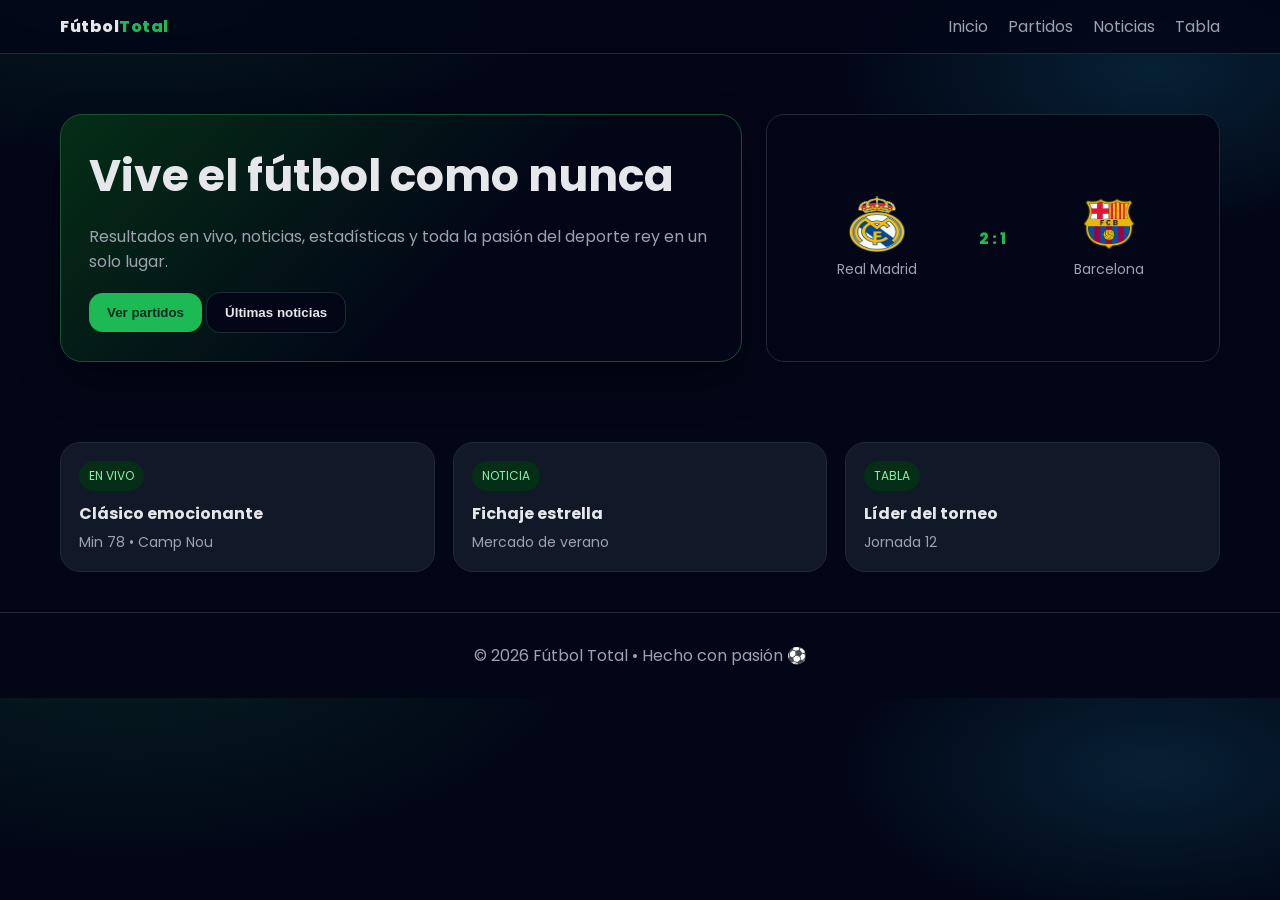
<file: index.html>
<!DOCTYPE html>
<html lang="es">
<head>
  <meta charset="UTF-8" />
  <meta name="viewport" content="width=device-width, initial-scale=1.0" />
  <title>Fútbol Total</title>
  <link rel="preconnect" href="https://fonts.googleapis.com">
  <link rel="preconnect" href="https://fonts.gstatic.com" crossorigin>
  <link href="https://fonts.googleapis.com/css2?family=Poppins:wght@300;400;600;800&display=swap" rel="stylesheet">
  <link rel="icon" href="https://cdn-icons-png.flaticon.com/512/53/53283.png">
  <link rel="stylesheet" href="styleI.css">
</head>
<body>
  <header>
    <div class="nav">
      <div class="logo">Fútbol<span>Total</span></div>
      <nav>
        <a href="index.html">Inicio</a>
        <a href="partidos.html">Partidos</a>
        <a href="noticias.html">Noticias</a>
        <a href="tabla.html">Tabla</a>
      </nav>
    </div>
  </header>

  <section class="hero">
    <div class="hero-card">
      <h1>Vive el fútbol como nunca</h1>
      <p>Resultados en vivo, noticias, estadísticas y toda la pasión del deporte rey en un solo lugar.</p>
      <div class="cta">
        <a href="pvivo.html"> <button class="btn" onclick="alerta()">Ver partidos</button></a>
        <button class="btn secondary" onclick="window.location.href='noticias.html'">Últimas noticias</button>
      </div>
    </div>
    <div class="score">
      <div class="team">
        <img src="Real_Madrid_CF.svg.png" alt="Equipo A">
        <div class="meta">Real Madrid</div>
      </div>
      <div class="vs" id="marcador">2 : 1</div>
      <div class="team">
        <img src="83.png" alt="Equipo B">
        <div class="meta">Barcelona</div>
      </div>
    </div>
  </section>

  <section class="section">
    <div class="grid" >
      <div class="card" onclick="window.location.href='clasicoE.html'">
        <span class="badge">EN VIVO</span>
        <div class="title">Clásico emocionante</div>
        <div class="meta">Min 78 • Camp Nou</div>
      </div>
      <div class="card" onclick="window.location.href='fichajes.html'">
        <span class="badge">NOTICIA</span>
        <div class="title">Fichaje estrella</div>
        <div class="meta">Mercado de verano</div>
      </div>
      <div class="card" onclick="window.location.href='tabla.html'">
        <span class="badge">TABLA</span>
        <div class="title">Líder del torneo</div>
        <div class="meta">Jornada 12</div>
      </div>
    </div>
  </section>

  <footer>
    © 2026 Fútbol Total • Hecho con pasión ⚽
  </footer>

  <script src="scriptI.js"></script>
</body>
</html>
</file>
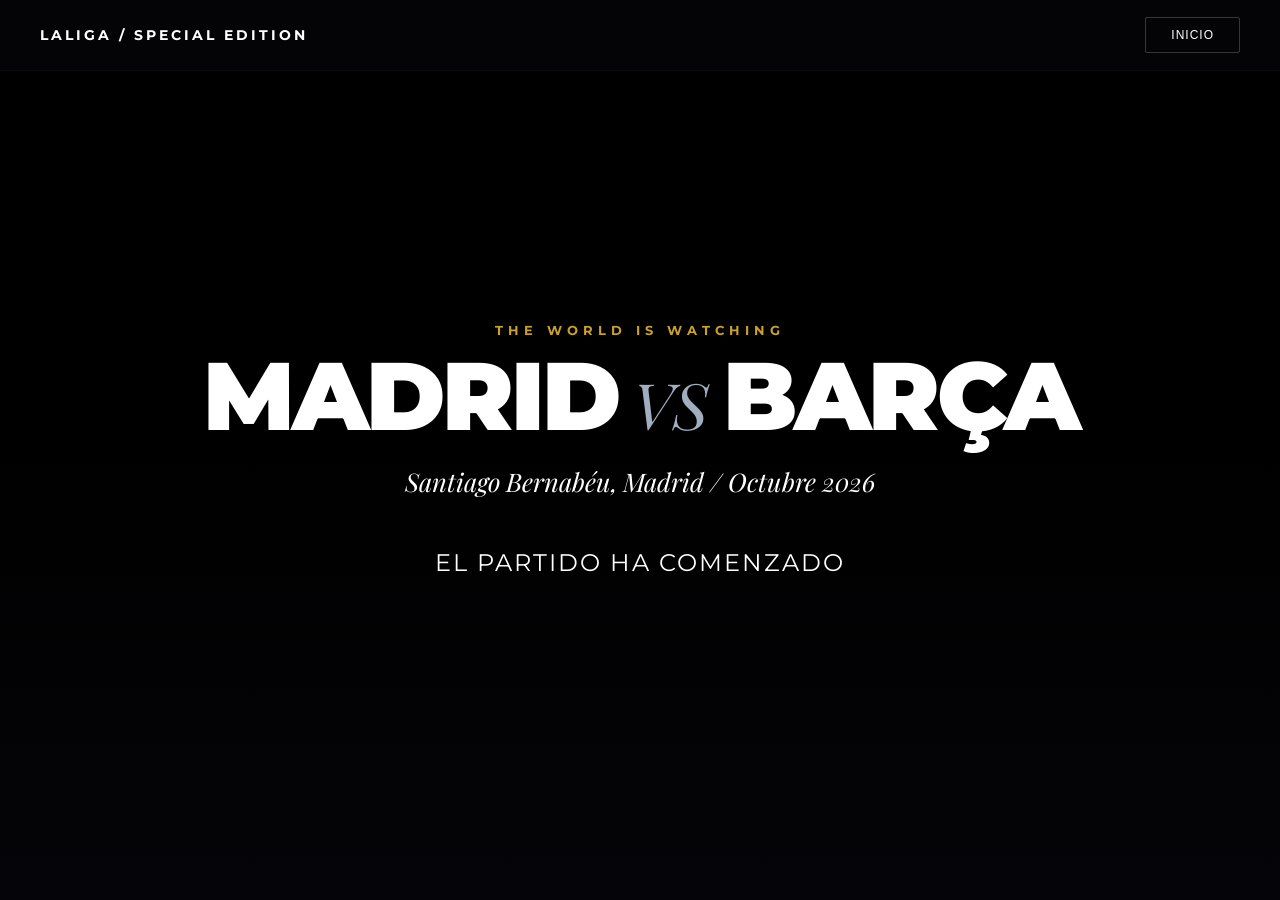
<file: clasicoE.html>
<!DOCTYPE html>
<html lang="es">
<head>
    <meta charset="UTF-8">
    <meta name="viewport" content="width=device-width, initial-scale=1.0">
    <title>El Clásico | The Unrivaled Match | October 2026</title>
    <link href="https://fonts.googleapis.com/css2?family=Montserrat:wght@300;400;700;900&family=Playfair+Display:ital,wght@1,400;1,700&display=swap" rel="stylesheet">
    <link rel="icon" href="https://cdn-icons-png.flaticon.com/512/53/53283.png">
    <link rel="stylesheet" href="styleC.css">
    
</head>
<body>

<nav>
    <div class="nav-container">
        <div class="brand">LaLiga / Special Edition</div>
        <a href="index.html"><button class="btn-inicio" onclick="window.scrollTo({top:0, behavior:'smooth'})">Inicio</button></a>
    </div>
</nav>

<section class="match-hero">
    <div class="background-split">
        <div class="bg-side madrid-bg"></div>
        <div class="bg-side barca-bg"></div>
    </div>
    <div class="overlay-gradient"></div>

    <div class="main-content">
        <div class="supra-title">The World is Watching</div>
        <h1 class="match-title">
            Madrid<span class="vs">vs</span>Barça
        </h1>
        <p class="venue-info">Santiago Bernabéu, Madrid / Octubre 2026</p>

        <div class="countdown" id="timer">
            <div class="time-box">
                <span id="days">00</span>
                <label>Días</label>
            </div>
            <div class="separator">/</div>
            <div class="time-box">
                <span id="hours">00</span>
                <label>Horas</label>
            </div>
            <div class="separator">/</div>
            <div class="time-box">
                <span id="minutes">00</span>
                <label>Minutos</label>
            </div>
            <div class="separator">/</div>
            <div class="time-box">
                <span id="seconds">00</span>
                <label>Segundos</label>
            </div>
        </div>
    </div>
</section>
   <script src="scriptC.js"></script>
</body>
</html>
</file>
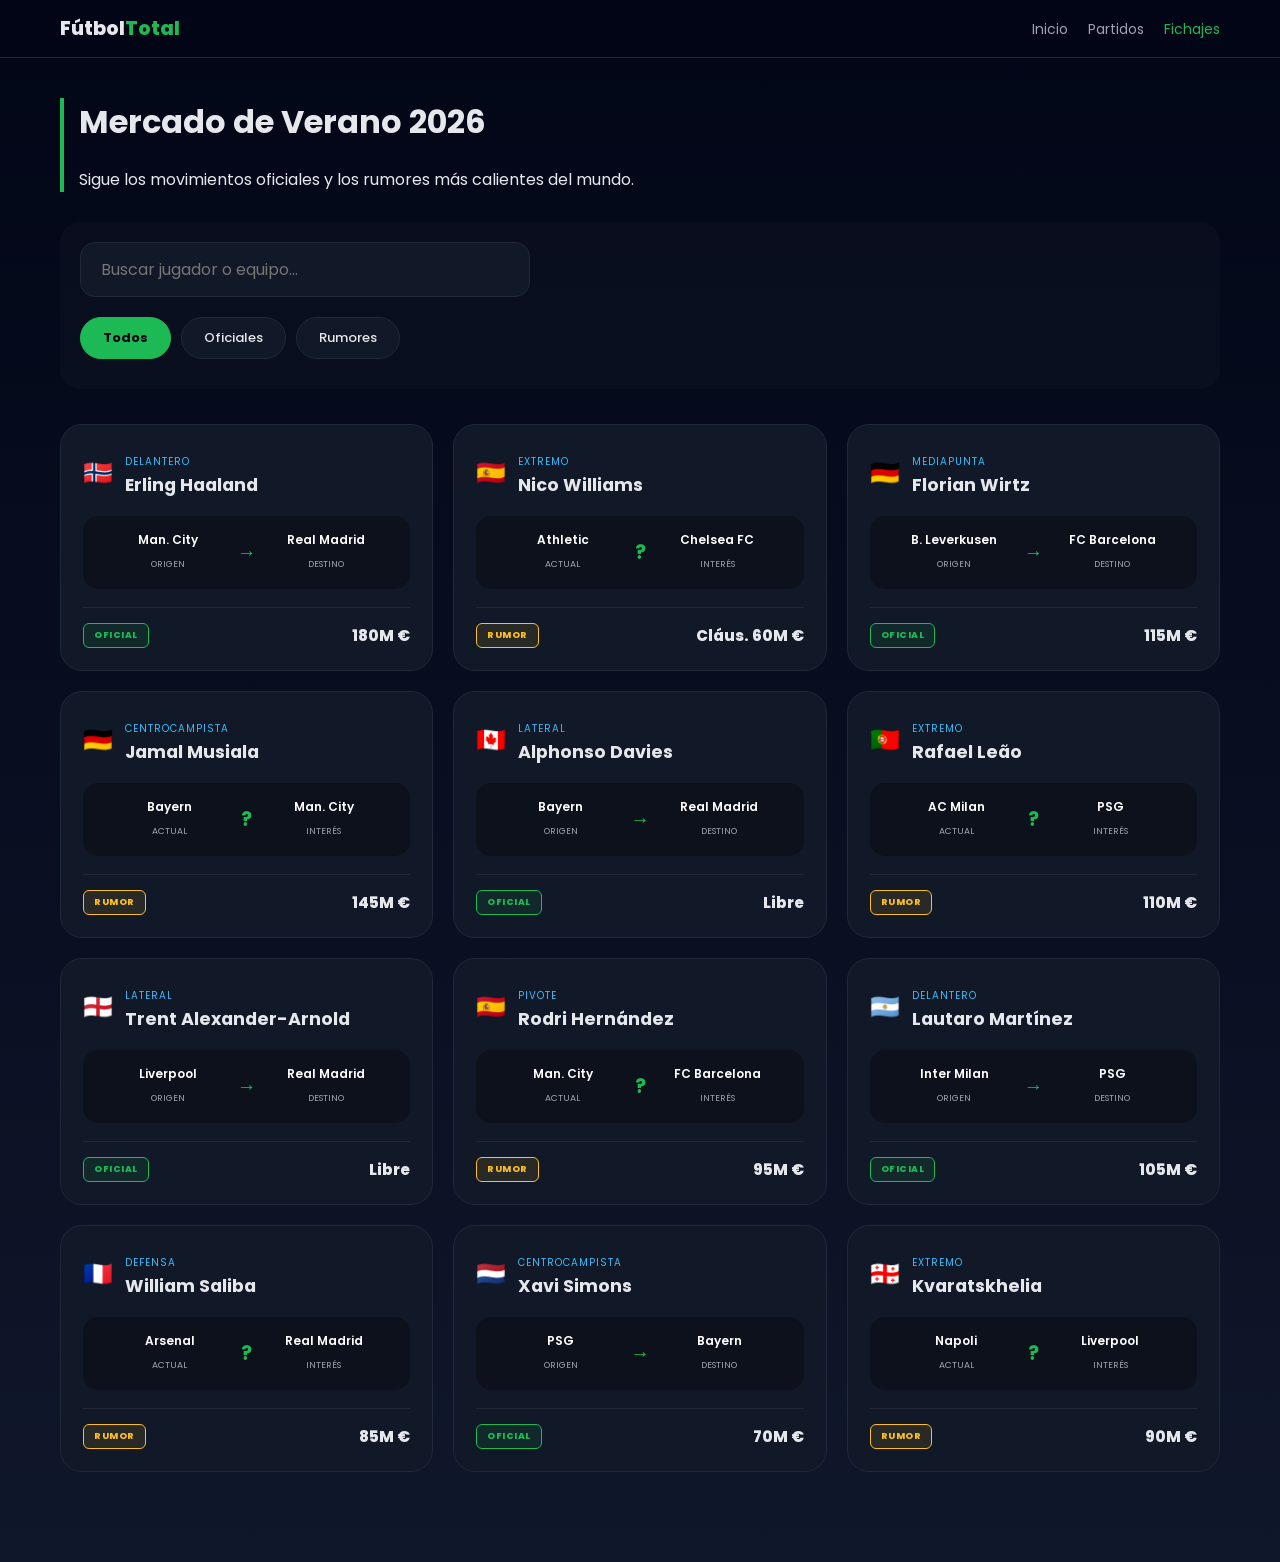
<file: fichajes.html>
<!DOCTYPE html>
<html lang="es">
<head>
  <meta charset="UTF-8" />
  <meta name="viewport" content="width=device-width, initial-scale=1.0" />
  <title>Mercado 2026 | Fútbol Total</title>
  <link rel="preconnect" href="https://fonts.googleapis.com">
  <link rel="preconnect" href="https://fonts.gstatic.com" crossorigin>
  <link href="https://fonts.googleapis.com/css2?family=Poppins:wght@300;400;600;800&display=swap" rel="stylesheet">
  <link rel="icon" href="https://cdn-icons-png.flaticon.com/512/53/53283.png">
  <link rel="stylesheet" href="styleF.css">

</head>
<body>

  <header>
    <div class="nav">
      <div class="logo" onclick="window.location.href='index.html'">Fútbol<span>Total</span></div>
      <nav>
        <a href="index.html">Inicio</a>
        <a href="partidos.html">Partidos</a>
        <a href="fichajes.html" style="color:var(--green)">Fichajes</a>
      </nav>
    </div>
  </header>

  <main class="container">
    <div class="header-section">
      <h1>Mercado de Verano 2026</h1>
      <p>Sigue los movimientos oficiales y los rumores más calientes del mundo.</p>
    </div>

    <div class="controls-wrapper">
      <input type="text" id="playerSearch" class="search-box" placeholder="Buscar jugador o equipo..." onkeyup="filterEverything()">
      
      <div class="filters" id="filterContainer">
        <div class="filter-pill active" onclick="setFilter('todos', this)">Todos</div>
        <div class="filter-pill" onclick="setFilter('oficial', this)">Oficiales</div>
        <div class="filter-pill" onclick="setFilter('rumor', this)">Rumores</div>
      </div>
    </div>

    <div class="transfer-grid" id="transferGrid">
      
      <div class="transfer-card" data-status="oficial">
        <div class="player-header">
          <span style="font-size:24px">🇳🇴</span>
          <div><span class="player-pos">Delantero</span><span class="player-name">Erling Haaland</span></div>
        </div>
        <div class="deal-flow">
          <div class="club-box"><span class="club-name">Man. City</span><span class="club-label">Origen</span></div>
          <div class="arrow">→</div>
          <div class="club-box"><span class="club-name">Real Madrid</span><span class="club-label">Destino</span></div>
        </div>
        <div class="card-footer">
          <span class="status-tag status-oficial">OFICIAL</span>
          <span class="price">180M €</span>
        </div>
      </div>

      <div class="transfer-card" data-status="rumor">
        <div class="player-header">
          <span style="font-size:24px">🇪🇸</span>
          <div><span class="player-pos">Extremo</span><span class="player-name">Nico Williams</span></div>
        </div>
        <div class="deal-flow">
          <div class="club-box"><span class="club-name">Athletic</span><span class="club-label">Actual</span></div>
          <div class="arrow">?</div>
          <div class="club-box"><span class="club-name">Chelsea FC</span><span class="club-label">Interés</span></div>
        </div>
        <div class="card-footer">
          <span class="status-tag status-rumor">RUMOR</span>
          <span class="price">Cláus. 60M €</span>
        </div>
      </div>

      <div class="transfer-card" data-status="oficial">
        <div class="player-header">
          <span style="font-size:24px">🇩🇪</span>
          <div><span class="player-pos">Mediapunta</span><span class="player-name">Florian Wirtz</span></div>
        </div>
        <div class="deal-flow">
          <div class="club-box"><span class="club-name">B. Leverkusen</span><span class="club-label">Origen</span></div>
          <div class="arrow">→</div>
          <div class="club-box"><span class="club-name">FC Barcelona</span><span class="club-label">Destino</span></div>
        </div>
        <div class="card-footer">
          <span class="status-tag status-oficial">OFICIAL</span>
          <span class="price">115M €</span>
        </div>
      </div>

      <div class="transfer-card" data-status="rumor">
        <div class="player-header">
          <span style="font-size:24px">🇩🇪</span>
          <div><span class="player-pos">Centrocampista</span><span class="player-name">Jamal Musiala</span></div>
        </div>
        <div class="deal-flow">
          <div class="club-box"><span class="club-name">Bayern</span><span class="club-label">Actual</span></div>
          <div class="arrow">?</div>
          <div class="club-box"><span class="club-name">Man. City</span><span class="club-label">Interés</span></div>
        </div>
        <div class="card-footer">
          <span class="status-tag status-rumor">RUMOR</span>
          <span class="price">145M €</span>
        </div>
      </div>

      <div class="transfer-card" data-status="oficial">
        <div class="player-header">
          <span style="font-size:24px">🇨🇦</span>
          <div><span class="player-pos">Lateral</span><span class="player-name">Alphonso Davies</span></div>
        </div>
        <div class="deal-flow">
          <div class="club-box"><span class="club-name">Bayern</span><span class="club-label">Origen</span></div>
          <div class="arrow">→</div>
          <div class="club-box"><span class="club-name">Real Madrid</span><span class="club-label">Destino</span></div>
        </div>
        <div class="card-footer">
          <span class="status-tag status-oficial">OFICIAL</span>
          <span class="price">Libre</span>
        </div>
      </div>

      <div class="transfer-card" data-status="rumor">
        <div class="player-header">
          <span style="font-size:24px">🇵🇹</span>
          <div><span class="player-pos">Extremo</span><span class="player-name">Rafael Leão</span></div>
        </div>
        <div class="deal-flow">
          <div class="club-box"><span class="club-name">AC Milan</span><span class="club-label">Actual</span></div>
          <div class="arrow">?</div>
          <div class="club-box"><span class="club-name">PSG</span><span class="club-label">Interés</span></div>
        </div>
        <div class="card-footer">
          <span class="status-tag status-rumor">RUMOR</span>
          <span class="price">110M €</span>
        </div>
      </div>

      <div class="transfer-card" data-status="oficial">
        <div class="player-header">
          <span style="font-size:24px">🏴󠁧󠁢󠁥󠁮󠁧󠁿</span>
          <div><span class="player-pos">Lateral</span><span class="player-name">Trent Alexander-Arnold</span></div>
        </div>
        <div class="deal-flow">
          <div class="club-box"><span class="club-name">Liverpool</span><span class="club-label">Origen</span></div>
          <div class="arrow">→</div>
          <div class="club-box"><span class="club-name">Real Madrid</span><span class="club-label">Destino</span></div>
        </div>
        <div class="card-footer">
          <span class="status-tag status-oficial">OFICIAL</span>
          <span class="price">Libre</span>
        </div>
      </div>

      <div class="transfer-card" data-status="rumor">
        <div class="player-header">
          <span style="font-size:24px">🇪🇸</span>
          <div><span class="player-pos">Pivote</span><span class="player-name">Rodri Hernández</span></div>
        </div>
        <div class="deal-flow">
          <div class="club-box"><span class="club-name">Man. City</span><span class="club-label">Actual</span></div>
          <div class="arrow">?</div>
          <div class="club-box"><span class="club-name">FC Barcelona</span><span class="club-label">Interés</span></div>
        </div>
        <div class="card-footer">
          <span class="status-tag status-rumor">RUMOR</span>
          <span class="price">95M €</span>
        </div>
      </div>

      <div class="transfer-card" data-status="oficial">
        <div class="player-header">
          <span style="font-size:24px">🇦🇷</span>
          <div><span class="player-pos">Delantero</span><span class="player-name">Lautaro Martínez</span></div>
        </div>
        <div class="deal-flow">
          <div class="club-box"><span class="club-name">Inter Milan</span><span class="club-label">Origen</span></div>
          <div class="arrow">→</div>
          <div class="club-box"><span class="club-name">PSG</span><span class="club-label">Destino</span></div>
        </div>
        <div class="card-footer">
          <span class="status-tag status-oficial">OFICIAL</span>
          <span class="price">105M €</span>
        </div>
      </div>

      <div class="transfer-card" data-status="rumor">
        <div class="player-header">
          <span style="font-size:24px">🇫🇷</span>
          <div><span class="player-pos">Defensa</span><span class="player-name">William Saliba</span></div>
        </div>
        <div class="deal-flow">
          <div class="club-box"><span class="club-name">Arsenal</span><span class="club-label">Actual</span></div>
          <div class="arrow">?</div>
          <div class="club-box"><span class="club-name">Real Madrid</span><span class="club-label">Interés</span></div>
        </div>
        <div class="card-footer">
          <span class="status-tag status-rumor">RUMOR</span>
          <span class="price">85M €</span>
        </div>
      </div>

      <div class="transfer-card" data-status="oficial">
        <div class="player-header">
          <span style="font-size:24px">🇳🇱</span>
          <div><span class="player-pos">Centrocampista</span><span class="player-name">Xavi Simons</span></div>
        </div>
        <div class="deal-flow">
          <div class="club-box"><span class="club-name">PSG</span><span class="club-label">Origen</span></div>
          <div class="arrow">→</div>
          <div class="club-box"><span class="club-name">Bayern</span><span class="club-label">Destino</span></div>
        </div>
        <div class="card-footer">
          <span class="status-tag status-oficial">OFICIAL</span>
          <span class="price">70M €</span>
        </div>
      </div>

      <div class="transfer-card" data-status="rumor">
        <div class="player-header">
          <span style="font-size:24px">🇬🇪</span>
          <div><span class="player-pos">Extremo</span><span class="player-name">Kvaratskhelia</span></div>
        </div>
        <div class="deal-flow">
          <div class="club-box"><span class="club-name">Napoli</span><span class="club-label">Actual</span></div>
          <div class="arrow">?</div>
          <div class="club-box"><span class="club-name">Liverpool</span><span class="club-label">Interés</span></div>
        </div>
        <div class="card-footer">
          <span class="status-tag status-rumor">RUMOR</span>
          <span class="price">90M €</span>
        </div>
      </div>

    </div>
  </main>

 <script src="scriptF.js"></script>
</body>
</html>
</file>
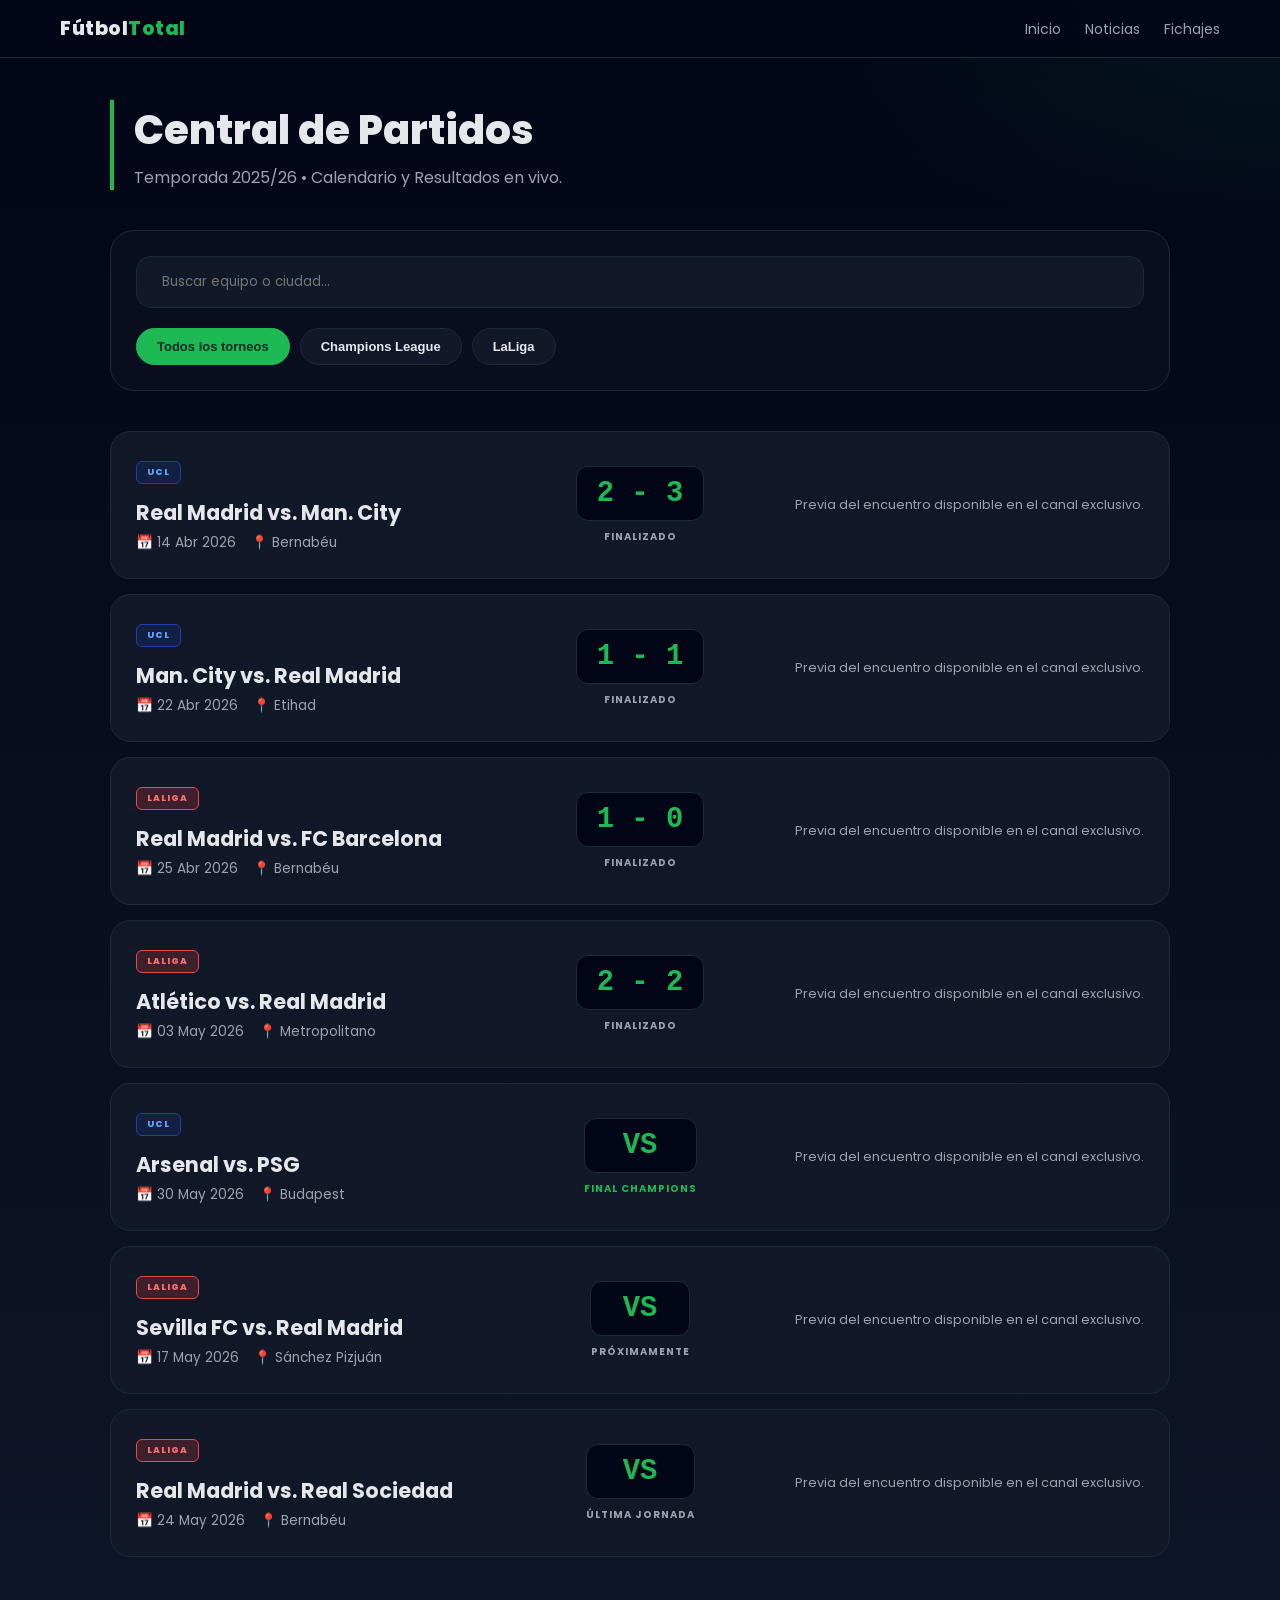
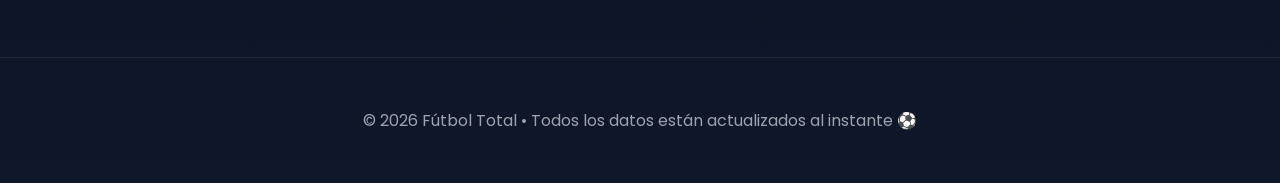
<file: partidos.html>
<!DOCTYPE html>
<html lang="es">
<head>
    <meta charset="UTF-8">
    <meta name="viewport" content="width=device-width, initial-scale=1.0">
    <title>Calendario 2026 | Fútbol Total</title>
    <link rel="preconnect" href="https://fonts.googleapis.com">
    <link rel="preconnect" href="https://fonts.gstatic.com" crossorigin>
    <link href="https://fonts.googleapis.com/css2?family=Poppins:wght@300;400;600;800&display=swap" rel="stylesheet">
    <link rel="icon" href="https://cdn-icons-png.flaticon.com/512/53/53283.png">
   <link rel="stylesheet" href="styleP.css">
</head>
<body>

<header class="main-nav">
    <div class="nav-container">
        <div class="logo" onclick="window.location.href='index.html'">Fútbol<span>Total</span></div>
        <div class="nav-links">
            <a onclick="window.location.href='index.html'">Inicio</a>
            <a onclick="window.location.href='noticias.html'">Noticias</a>
            <a onclick="window.location.href='fichajes.html'">Fichajes</a>
        </div>
    </div>
</header>

<main class="container">
    <div class="header-section">
        <h1>Central de Partidos</h1>
        <p>Temporada 2025/26 • Calendario y Resultados en vivo.</p>
    </div>

    <div class="controls-wrapper">
        <input type="text" id="search" class="search-box" placeholder="Buscar equipo o ciudad..." oninput="render()">
        
        <div class="filter-group">
            <button class="filter-btn active" id="btn-all" onclick="filterComp('all')">Todos los torneos</button>
            <button class="filter-btn" id="btn-ucl" onclick="filterComp('UCL')">Champions League</button>
            <button class="filter-btn" id="btn-liga" onclick="filterComp('LaLiga')">LaLiga</button>
        </div>
    </div>

    <div id="grid" class="grid">
        </div>
</main>

<footer>
    © 2026 Fútbol Total • Todos los datos están actualizados al instante ⚽
</footer>

<script src="scriptP.js"></script>

</body>
</html>
</file>
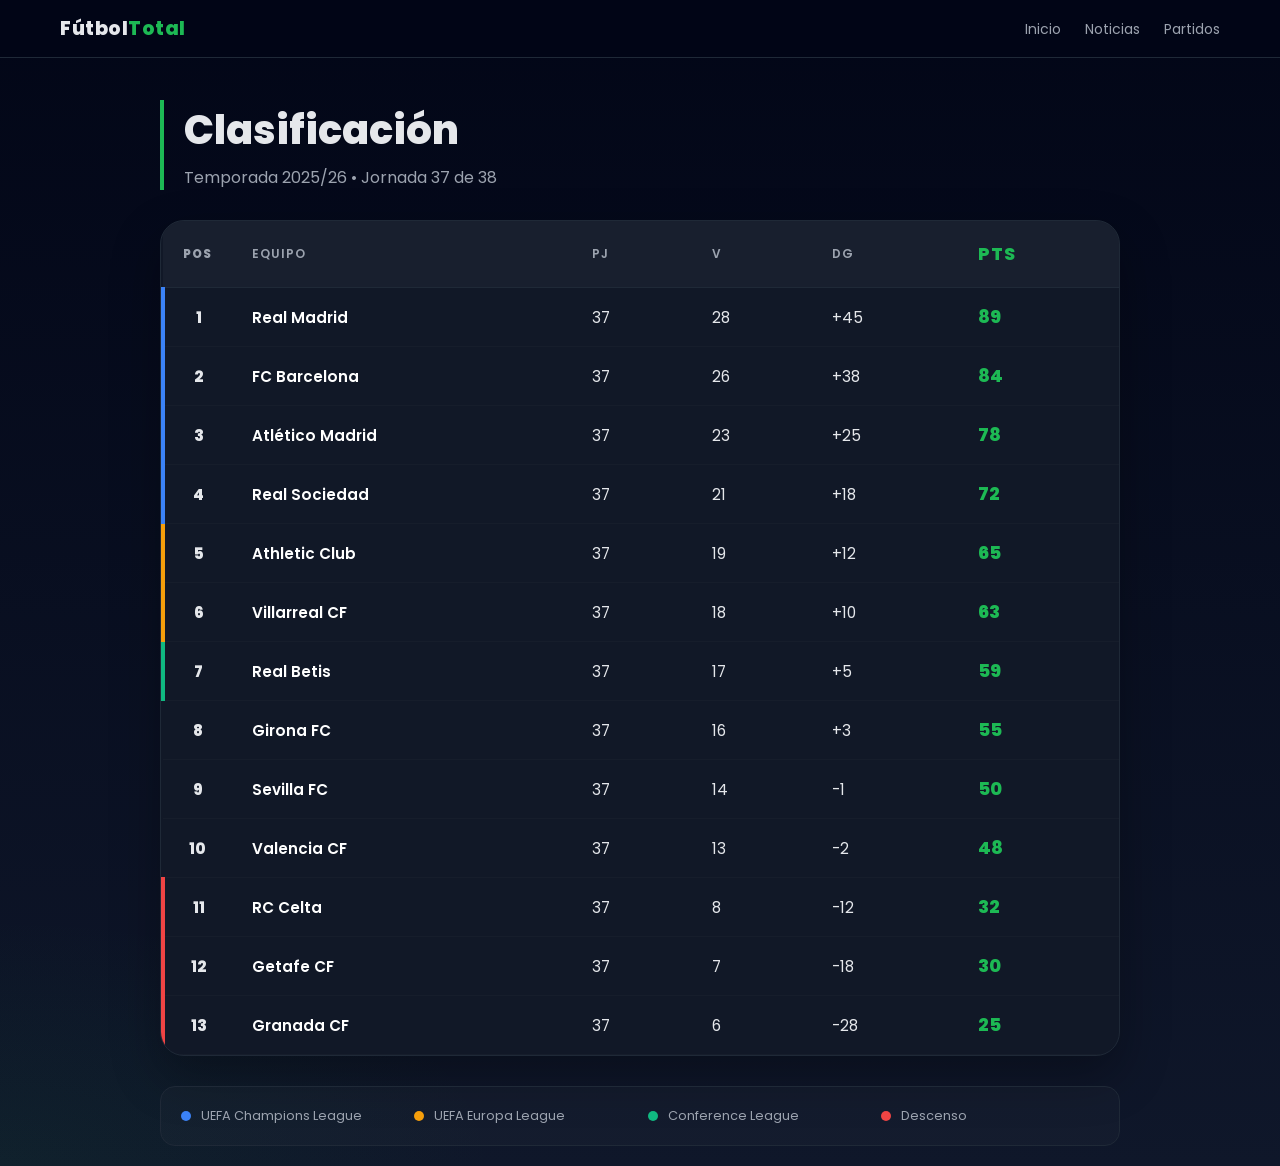
<file: tabla.html>
<!DOCTYPE html>
<html lang="es">
<head>
    <meta charset="UTF-8">
    <meta name="viewport" content="width=device-width, initial-scale=1.0">
    <title>Clasificación LaLiga 2026 | Fútbol Total</title>
    <link rel="preconnect" href="https://fonts.googleapis.com">
    <link rel="preconnect" href="https://fonts.gstatic.com" crossorigin>
    <link href="https://fonts.googleapis.com/css2?family=Poppins:wght@300;400;600;800&display=swap" rel="stylesheet">
    <link rel="icon" href="https://cdn-icons-png.flaticon.com/512/53/53283.png">
    <link rel="stylesheet" href="styleT.css">
</head>
<body>

<header class="main-nav">
    <div class="nav-container">
        <div class="logo" onclick="window.location.href='index.html'">Fútbol<span>Total</span></div>
        <div class="nav-links">
            <a onclick="window.location.href='index.html'">Inicio</a>
            <a onclick="window.location.href='noticias.html'">Noticias</a>
            <a onclick="window.location.href='partidos.html'">Partidos</a>
        </div>
    </div>
</header>

<main class="container">
    <div class="header-section">
        <h1>Clasificación</h1>
        <p>Temporada 2025/26 • Jornada 37 de 38</p>
    </div>

    <div class="table-container">
        <table>
            <thead>
                <tr>
                    <th class="pos">Pos</th>
                    <th>Equipo</th>
                    <th class="hide-mobile">PJ</th>
                    <th class="hide-mobile">V</th>
                    <th class="hide-mobile">DG</th>
                    <th class="pts-col">PTS</th>
                </tr>
            </thead>
            <tbody id="table-content">
                </tbody>
        </table>
    </div>

    <div class="legend">
        <div class="l-item"><span class="dot" style="background: var(--ucl)"></span> UEFA Champions League</div>
        <div class="l-item"><span class="dot" style="background: var(--uel)"></span> UEFA Europa League</div>
        <div class="l-item"><span class="dot" style="background: var(--uecl)"></span> Conference League</div>
        <div class="l-item"><span class="dot" style="background: var(--descenso)"></span> Descenso</div>
    </div>
</main>

<script src="scriptT.js"></script>

</body>
</html>
</file>
<file: styleI.css>
:root{
      --green:#1db954;
      --dark:#0f172a;
      --card:#111827;
      --text:#e5e7eb;
      --muted:#9ca3af;
    }
    *{box-sizing:border-box}
    body{
      margin:0;
      font-family:'Poppins',sans-serif;
      background:radial-gradient(1200px 600px at 10% -10%, #1db95422, transparent 40%),
                 radial-gradient(800px 400px at 90% 10%, #22d3ee22, transparent 40%),
                 linear-gradient(180deg, #020617, #020617 60%, #020617);
      color:var(--text);
    }
    header{
      position:sticky; top:0; z-index:10;
      backdrop-filter: blur(8px);
      background:#020617cc;
      border-bottom:1px solid #1f2937;
    }
    .nav{
      max-width:1200px; margin:auto; padding:14px 20px;
      display:flex; align-items:center; justify-content:space-between;
    }
    .logo{font-weight:800; letter-spacing:.5px}
    .logo span{color:var(--green)}
    .nav a{color:var(--muted); text-decoration:none; margin-left:16px}
    .nav a:hover{color:var(--text)}

    .hero{
      max-width:1200px; margin:40px auto; padding:20px;
      display:grid; grid-template-columns:1.2fr .8fr; gap:24px;
    }
    .hero-card{
      background:linear-gradient(135deg, #052e16, #020617 60%);
      border:1px solid #14532d;
      border-radius:22px; padding:28px; box-shadow:0 20px 40px #00000066;
    }
    .hero h1{font-size:44px; margin:0 0 10px}
    .hero p{color:var(--muted)}
    .cta{margin-top:18px}
    .btn{
      background:var(--green); color:#022c22; border:none; cursor:pointer;
      padding:12px 18px; border-radius:14px; font-weight:700;
    }
    .btn.secondary{background:#020617; color:var(--text); border:1px solid #1f2937}

    .score{
      display:grid; grid-template-columns:1fr auto 1fr; align-items:center; gap:10px;
      background:#020617; border:1px solid #1f2937; border-radius:18px; padding:18px;
    }
    .team{text-align:center}
    .team img{width:56px; height:56px}
    .vs{font-weight:800; color:var(--green)}

    .section{max-width:1200px; margin:20px auto; padding:20px}
    .grid{display:grid; grid-template-columns:repeat(3,1fr); gap:18px}
    .card{
      background:var(--card); border:1px solid #1f2937; border-radius:20px; padding:18px;
      transition:.3s transform, .3s box-shadow;
    }
    .card:hover{transform:translateY(-6px); box-shadow:0 20px 30px #00000055}
    .badge{display:inline-block; padding:6px 10px; border-radius:999px; background:#052e16; color:#86efac; font-size:12px}
    .title{font-weight:700; margin:10px 0 6px}
    .meta{color:var(--muted); font-size:14px}

    footer{border-top:1px solid #1f2937; padding:30px; text-align:center; color:var(--muted)}

    @media (max-width:900px){
      .hero{grid-template-columns:1fr}
      .grid{grid-template-columns:1fr}
      .hero h1{font-size:34px}
    }
</file>
<file: styleC.css>
:root {
            --madrid-gold: #c9a227;
            --barca-red: #a50044;
            --text-main: #ffffff;
            --text-muted: #a0aec0;
            --bg-dark: #050509;
            --nav-bg: rgba(5, 5, 9, 0.85);
            --ease: cubic-bezier(0.23, 1, 0.32, 1);
        }

        body {
            font-family: 'Montserrat', sans-serif;
            background-color: var(--bg-dark);
            color: var(--text-main);
            margin: 0;
            overflow-x: hidden;
            -webkit-font-smoothing: antialiased;
        }

  
        nav {
            background: var(--nav-bg);
            height: 70px;
            width: 100%;
            position: fixed;
            top: 0;
            z-index: 1000;
            display: flex;
            align-items: center;
            justify-content: center;
            backdrop-filter: blur(10px);
            border-bottom: 1px solid rgba(255,255,255,0.03);
            transition: all 0.3s var(--ease);
        }

        .nav-container {
            width: 100%;
            max-width: 1400px;
            display: flex;
            justify-content: space-between;
            align-items: center;
            padding: 0 40px;
        }

        .brand {
            font-size: 0.9rem;
            font-weight: 700;
            letter-spacing: 3px;
            text-transform: uppercase;
            color: var(--text-main);
        }

        .btn-inicio {
            background: transparent;
            color: var(--text-main);
            border: 1px solid rgba(255,255,255,0.2);
            padding: 10px 25px;
            border-radius: 2px;
            font-weight: 400;
            cursor: pointer;
            text-transform: uppercase;
            font-size: 0.75rem;
            letter-spacing: 1px;
            transition: all 0.4s var(--ease);
        }

        .btn-inicio:hover {
            background: var(--text-main);
            color: var(--bg-dark);
            border-color: var(--text-main);
        }


        .match-hero {
            height: 100vh;
            display: flex;
            align-items: center;
            justify-content: center;
            position: relative;
            background-color: #000;
        }


        .background-split {
            position: absolute;
            top: 0;
            left: 0;
            width: 100%;
            height: 100%;
            display: flex;
            z-index: 1;
        }

        .bg-side {
            flex: 1;
            background-size: cover;
            background-position: center;
            position: relative;
            filter: grayscale(30%) brightness(40%);
            transition: filter 0.6s var(--ease);
        }

        .madrid-bg { 
            background-image: url('https://images.unsplash.com/photo-1620914620163-96e0f3148107?q=80&w=1600&auto=format&fit=crop'); 
        }
        .barca-bg { 
            background-image: url('https://images.unsplash.com/photo-1577223625816-7546f13df25d?q=80&w=1600&auto=format&fit=crop'); 
        }

        .overlay-gradient {
            position: absolute;
            bottom: 0;
            left: 0;
            width: 100%;
            height: 50%;
            background: linear-gradient(to top, var(--bg-dark), transparent);
            z-index: 2;
        }

        .main-content {
            position: relative;
            z-index: 10;
            text-align: center;
            max-width: 900px;
            padding: 0 20px;
        }

        .supra-title {
            font-size: 0.8rem;
            letter-spacing: 5px;
            text-transform: uppercase;
            color: var(--madrid-gold);
            margin-bottom: 15px;
            font-weight: 700;
        }

        .match-title {
            font-size: 6rem;
            font-weight: 900;
            margin: 0;
            letter-spacing: -3px;
            line-height: 0.9;
            text-transform: uppercase;
        }

        .match-title span.vs {
            font-family: 'Playfair Display', serif;
            font-style: italic;
            font-weight: 400;
            font-size: 4rem;
            color: var(--text-muted);
            margin: 0 15px;
            letter-spacing: 0;
        }

        .venue-info {
            font-family: 'Playfair Display', serif;
            font-style: italic;
            font-size: 1.6rem;
            color: var(--text-main);
            margin: 25px 0;
        }

        .countdown {
            display: flex;
            gap: 30px;
            justify-content: center;
            margin-top: 50px;
        }

        .time-box {
            text-align: center;
        }

        .time-box span {
            display: block;
            font-size: 3.5rem;
            font-weight: 300;
            letter-spacing: -1px;
            line-height: 1;
        }

        .time-box label {
            font-size: 0.65rem;
            text-transform: uppercase;
            letter-spacing: 2px;
            color: var(--text-muted);
            margin-top: 8px;
            display: block;
        }

        .separator {
            font-size: 2rem;
            color: rgba(255,255,255,0.1);
            padding-top: 5px;
        }

        @media (max-width: 768px) {
            .match-title { font-size: 3rem; letter-spacing: -1px; }
            .match-title span.vs { font-size: 2rem; margin: 0 5px; }
            .venue-info { font-size: 1.2rem; }
            .countdown { gap: 15px; }
            .time-box span { font-size: 2rem; }
            .separator { display: none; }
        }
</file>
<file: styleF.css>
:root{
      --green:#1db954;
      --dark:#020617;
      --card:#111827;
      --text:#e5e7eb;
      --muted:#9ca3af;
      --transfer:#38bdf8;
      --rumor:#fbbf24;
    }
    *{box-sizing:border-box}
    body{
      margin:0; font-family:'Poppins',sans-serif;
      background: linear-gradient(180deg, #020617, #0f172a);
      color:var(--text); min-height: 100vh;
      padding-bottom: 50px;
    }

    header{
      position:sticky; top:0; z-index:100;
      backdrop-filter: blur(12px); background:#020617cc;
      border-bottom:1px solid #1f2937;
    }
    .nav{
      max-width:1200px; margin:auto; padding:14px 20px;
      display:flex; align-items:center; justify-content:space-between;
    }
    .logo{font-weight:800; cursor:pointer; font-size: 1.2rem;}
    .logo span{color:var(--green)}
    .nav a{color:var(--muted); text-decoration:none; margin-left:16px; font-size: 14px; cursor: pointer;}

    .container{max-width:1200px; margin:40px auto; padding:0 20px;}
    
    .header-section{margin-bottom:30px; border-left:4px solid var(--green); padding-left:15px;}
    
    .controls-wrapper {
      display: flex; flex-direction: column; gap: 20px; margin-bottom: 35px;
      background: rgba(255,255,255,0.02); padding: 20px; border-radius: 20px;
    }
    .search-box {
      width: 100%; max-width: 450px;
      background: var(--card); border: 1px solid #1f2937;
      padding: 14px 20px; border-radius: 15px; color: white;
      outline: none; font-family: inherit; font-size: 1rem;
    }
    .search-box:focus { border-color: var(--green); box-shadow: 0 0 15px rgba(29, 185, 84, 0.1); }

    .filters{display:flex; gap:10px; overflow-x:auto; padding-bottom:10px;}
    .filter-pill{
      background:var(--card); border:1px solid #1f2937; color:var(--text);
      padding:10px 22px; border-radius:30px; font-size:13px; cursor:pointer; 
      white-space:nowrap; transition: 0.3s; font-weight: 500;
    }
    .filter-pill:hover{ border-color: var(--muted); }
    .filter-pill.active{background:var(--green); color:var(--dark); font-weight:700; border-color:var(--green);}

    .transfer-grid{display:grid; grid-template-columns:repeat(auto-fill, minmax(280px, 1fr)); gap:20px;}
    
    .transfer-card{
      background:var(--card); border:1px solid #1f2937; border-radius:22px;
      padding:22px; transition:0.3s all ease; cursor: pointer;
      display: flex; flex-direction: column; justify-content: space-between;
    }
    .transfer-card:hover{ border-color:var(--green); transform:translateY(-8px); box-shadow: 0 12px 25px rgba(0,0,0,0.4); }
    .transfer-card.hidden { display: none; }

    .player-header{display:flex; align-items:center; gap:12px; margin-bottom:18px;}
    .player-name{font-weight:700; font-size:1.1rem; display: block;}
    .player-pos{font-size:10px; color:var(--transfer); text-transform:uppercase; letter-spacing: 1px;}

    .deal-flow{
      display:flex; align-items:center; justify-content:space-between;
      background:rgba(0,0,0,0.3); padding:15px; border-radius:15px;
    }
    .club-box{ text-align: center; flex: 1; }
    .club-name{display:block; font-size:12px; font-weight: 600; color: white;}
    .club-label{ font-size: 9px; color: var(--muted); text-transform: uppercase; }
    .arrow{color:var(--green); font-weight:bold; font-size: 1.2rem; }
    
    .card-footer{
      display: flex; justify-content: space-between; align-items: center;
      margin-top: 18px; padding-top: 15px; border-top: 1px solid #1f2937;
    }
    .status-tag{font-size:9px; font-weight: 800; padding: 5px 10px; border-radius: 6px; letter-spacing: 0.5px;}
    .status-oficial{background: rgba(29, 185, 84, 0.1); color: var(--green); border: 1px solid var(--green);}
    .status-rumor{background: rgba(251, 191, 36, 0.1); color: var(--rumor); border: 1px solid var(--rumor);}
    .price{ font-weight: 800; font-size: 0.95rem; }

    @media (max-width:600px){
      .transfer-grid{grid-template-columns:1fr;}
      .header-section h1{ font-size: 1.8rem; }
    }
</file>
<file: styleP.css>
:root {
            --green: #1db954;
            --dark: #020617;
            --card: #111827;
            --text: #e5e7eb;
            --muted: #9ca3af;
            --ucl: #1e40af;
            --laliga: #ef4444;
        }

        * { box-sizing: border-box; }

        body {
            margin: 0;
            font-family: 'Poppins', sans-serif;
            
            background: radial-gradient(1000px 500px at 100% 0%, #1db95415, transparent 50%),
                        linear-gradient(180deg, #020617, #0f172a);
            color: var(--text);
            min-height: 100vh;
            padding-top: 80px;
        }

        header.main-nav {
            position: fixed; top: 0; width: 100%; z-index: 1000;
            backdrop-filter: blur(12px);
            background: #020617cc;
            border-bottom: 1px solid #1f2937;
        }
        .nav-container {
            max-width: 1200px; margin: auto; padding: 14px 20px;
            display: flex; align-items: center; justify-content: space-between;
        }
        .logo { font-weight: 800; letter-spacing: .5px; cursor: pointer; font-size: 1.2rem; }
        .logo span { color: var(--green); }
        .nav-links a { color: var(--muted); text-decoration: none; margin-left: 20px; font-size: 14px; cursor: pointer; transition: 0.3s; }
        .nav-links a:hover { color: var(--green); }

        .container { max-width: 1100px; margin: 0 auto; padding: 20px; }

        .header-section {
            margin-bottom: 40px;
            border-left: 4px solid var(--green);
            padding-left: 20px;
        }
        .header-section h1 { font-size: 2.5rem; margin: 0; font-weight: 800; }
        .header-section p { color: var(--muted); margin: 5px 0 0; }

        .controls-wrapper {
            background: rgba(255,255,255,0.02);
            padding: 25px;
            border-radius: 24px;
            border: 1px solid #1f2937;
            margin-bottom: 40px;
            display: flex;
            flex-direction: column;
            gap: 20px;
        }

        .search-box {
            width: 100%;
            background: var(--card);
            border: 1px solid #1f2937;
            padding: 15px 25px;
            border-radius: 15px;
            color: white;
            font-family: inherit;
            outline: none;
            transition: 0.3s;
        }
        .search-box:focus { border-color: var(--green); box-shadow: 0 0 20px rgba(29, 185, 84, 0.1); }

        .filter-group { display: flex; gap: 10px; flex-wrap: wrap; }
        .filter-btn {
            background: var(--card);
            border: 1px solid #1f2937;
            color: var(--text);
            padding: 10px 20px;
            border-radius: 30px;
            cursor: pointer;
            font-size: 13px;
            font-weight: 600;
            transition: 0.3s;
        }
        .filter-btn.active { background: var(--green); color: #022c22; border-color: var(--green); }

        .grid { display: flex; flex-direction: column; gap: 15px; }

        .match-card {
            background: var(--card);
            border: 1px solid #1f2937;
            border-radius: 20px;
            padding: 25px;
            display: grid;
            grid-template-columns: 1fr auto 1fr;
            align-items: center;
            transition: 0.3s;
            cursor: default;
        }
        .match-card:hover { border-color: var(--green); transform: scale(1.01); }

        .comp-tag {
            font-size: 9px;
            font-weight: 800;
            padding: 4px 10px;
            border-radius: 6px;
            text-transform: uppercase;
            letter-spacing: 1px;
            margin-bottom: 8px;
            display: inline-block;
        }
        .tag-ucl { background: rgba(30, 64, 175, 0.2); color: #60a5fa; border: 1px solid #1e40af; }
        .tag-liga { background: rgba(239, 68, 68, 0.2); color: #f87171; border: 1px solid #ef4444; }

        .team-info h3 { margin: 5px 0; font-size: 1.3rem; font-weight: 700; }
        .meta-info { font-size: 0.85rem; color: var(--muted); display: flex; gap: 15px; }

        .score-center {
            text-align: center;
            padding: 0 40px;
        }
        .score-box {
            font-family: monospace;
            font-size: 1.8rem;
            font-weight: 800;
            color: var(--green);
            background: #020617;
            padding: 10px 20px;
            border-radius: 12px;
            min-width: 100px;
            border: 1px solid #1f2937;
        }
        .status-label {
            font-size: 10px;
            margin-top: 8px;
            text-transform: uppercase;
            font-weight: 700;
            letter-spacing: 1px;
        }

        footer {
            margin-top: 80px;
            padding: 50px 20px;
            text-align: center;
            border-top: 1px solid #1f2937;
            color: var(--muted);
        }

        @media (max-width: 768px) {
            .match-card { grid-template-columns: 1fr; text-align: center; gap: 20px; }
            .score-center { order: -1; }
            .meta-info { justify-content: center; }
        }
</file>
<file: styleT.css>
:root {
            --green: #1db954;
            --dark: #020617;
            --card: #111827;
            --text: #e5e7eb;
            --muted: #9ca3af;
            --ucl: #3b82f6;
            --uel: #f59e0b;
            --uecl: #10b981;
            --descenso: #ef4444;
        }

        * { box-sizing: border-box; }

        body {
            margin: 0;
            font-family: 'Poppins', sans-serif;
            background: radial-gradient(1000px 500px at 0% 100%, #1db95410, transparent 50%),
                        linear-gradient(180deg, #020617, #0f172a);
            color: var(--text);
            min-height: 100vh;
            padding-top: 80px;
        }

        
        header.main-nav {
            position: fixed; top: 0; width: 100%; z-index: 1000;
            backdrop-filter: blur(12px);
            background: #020617cc;
            border-bottom: 1px solid #1f2937;
        }
        .nav-container {
            max-width: 1200px; margin: auto; padding: 14px 20px;
            display: flex; align-items: center; justify-content: space-between;
        }
        .logo { font-weight: 800; letter-spacing: .5px; cursor: pointer; font-size: 1.2rem; }
        .logo span { color: var(--green); }
        .nav-links a { color: var(--muted); text-decoration: none; margin-left: 20px; font-size: 14px; cursor: pointer; transition: 0.3s; }
        .nav-links a:hover { color: var(--green); }

        .container { max-width: 1000px; margin: 0 auto; padding: 20px; }

       
        .header-section {
            margin-bottom: 30px;
            border-left: 4px solid var(--green);
            padding-left: 20px;
        }
        .header-section h1 { font-size: 2.5rem; margin: 0; font-weight: 800; }
        .header-section p { color: var(--muted); margin: 5px 0 0; }

        .table-container {
            background: var(--card);
            border-radius: 24px;
            border: 1px solid #1f2937;
            overflow: hidden;
            box-shadow: 0 20px 50px rgba(0,0,0,0.3);
        }

        table {
            width: 100%;
            border-collapse: collapse;
            font-size: 0.95rem;
        }

        thead {
            background: rgba(255,255,255,0.03);
            border-bottom: 1px solid #1f2937;
        }

        th {
            padding: 20px;
            text-align: left;
            color: var(--muted);
            font-weight: 600;
            text-transform: uppercase;
            font-size: 0.75rem;
            letter-spacing: 1px;
        }

        td {
            padding: 16px 20px;
            border-bottom: 1px solid rgba(255,255,255,0.02);
        }

        tr:hover { background: rgba(255,255,255,0.02); }

        .pos { width: 60px; font-weight: 800; text-align: center; }
        .team-name { font-weight: 600; color: #fff; }
        .pts-col { font-weight: 800; color: var(--green); font-size: 1.1rem; }

        .z-ucl { border-left: 4px solid var(--ucl); }
        .z-uel { border-left: 4px solid var(--uel); }
        .z-uecl { border-left: 4px solid var(--uecl); }
        .z-desc { border-left: 4px solid var(--descenso); }

        .legend {
            display: grid;
            grid-template-columns: repeat(auto-fit, minmax(150px, 1fr));
            gap: 15px;
            margin-top: 30px;
            padding: 20px;
            background: rgba(255,255,255,0.02);
            border-radius: 15px;
            border: 1px solid #1f2937;
        }

        .l-item {
            display: flex;
            align-items: center;
            gap: 10px;
            font-size: 0.8rem;
            color: var(--muted);
        }

        .dot { width: 10px; height: 10px; border-radius: 50%; }

        @media (max-width: 600px) {
            .hide-mobile { display: none; }
            .header-section h1 { font-size: 1.8rem; }
            th, td { padding: 12px; }
        }
</file>
